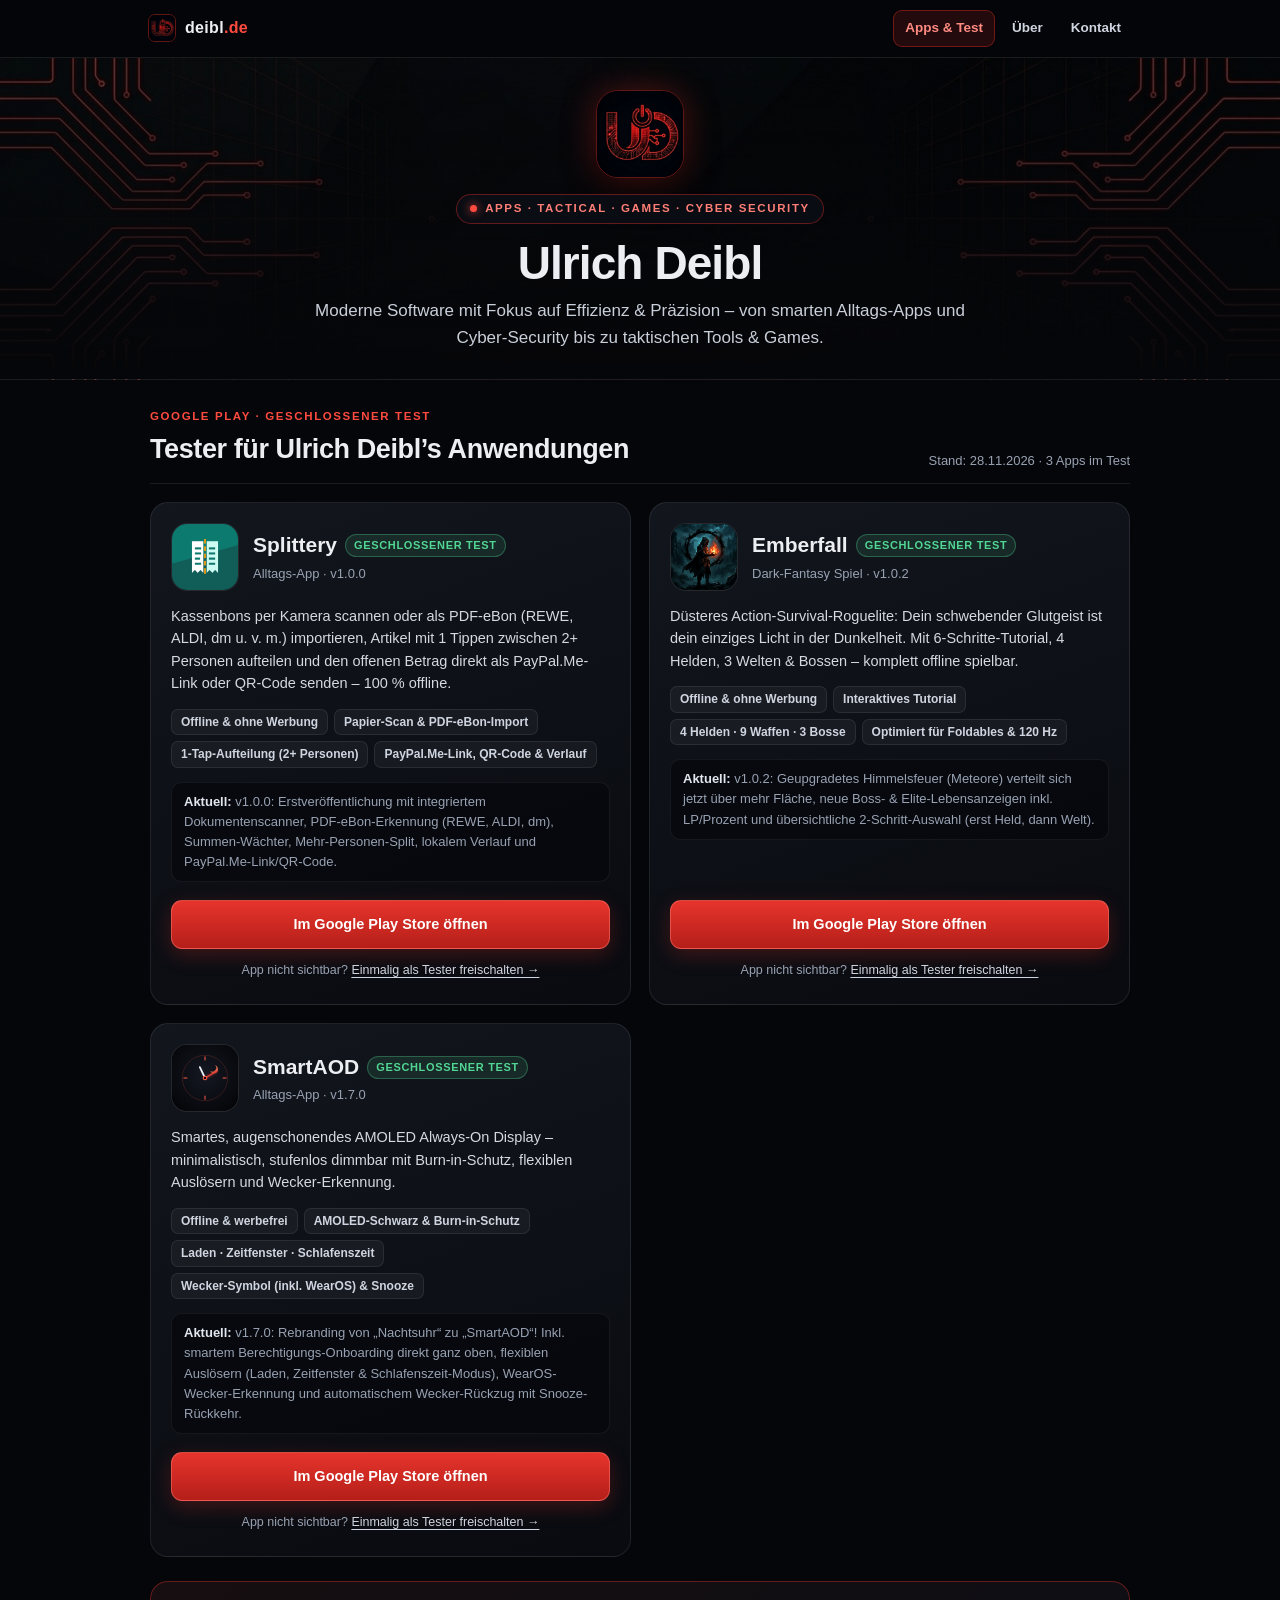
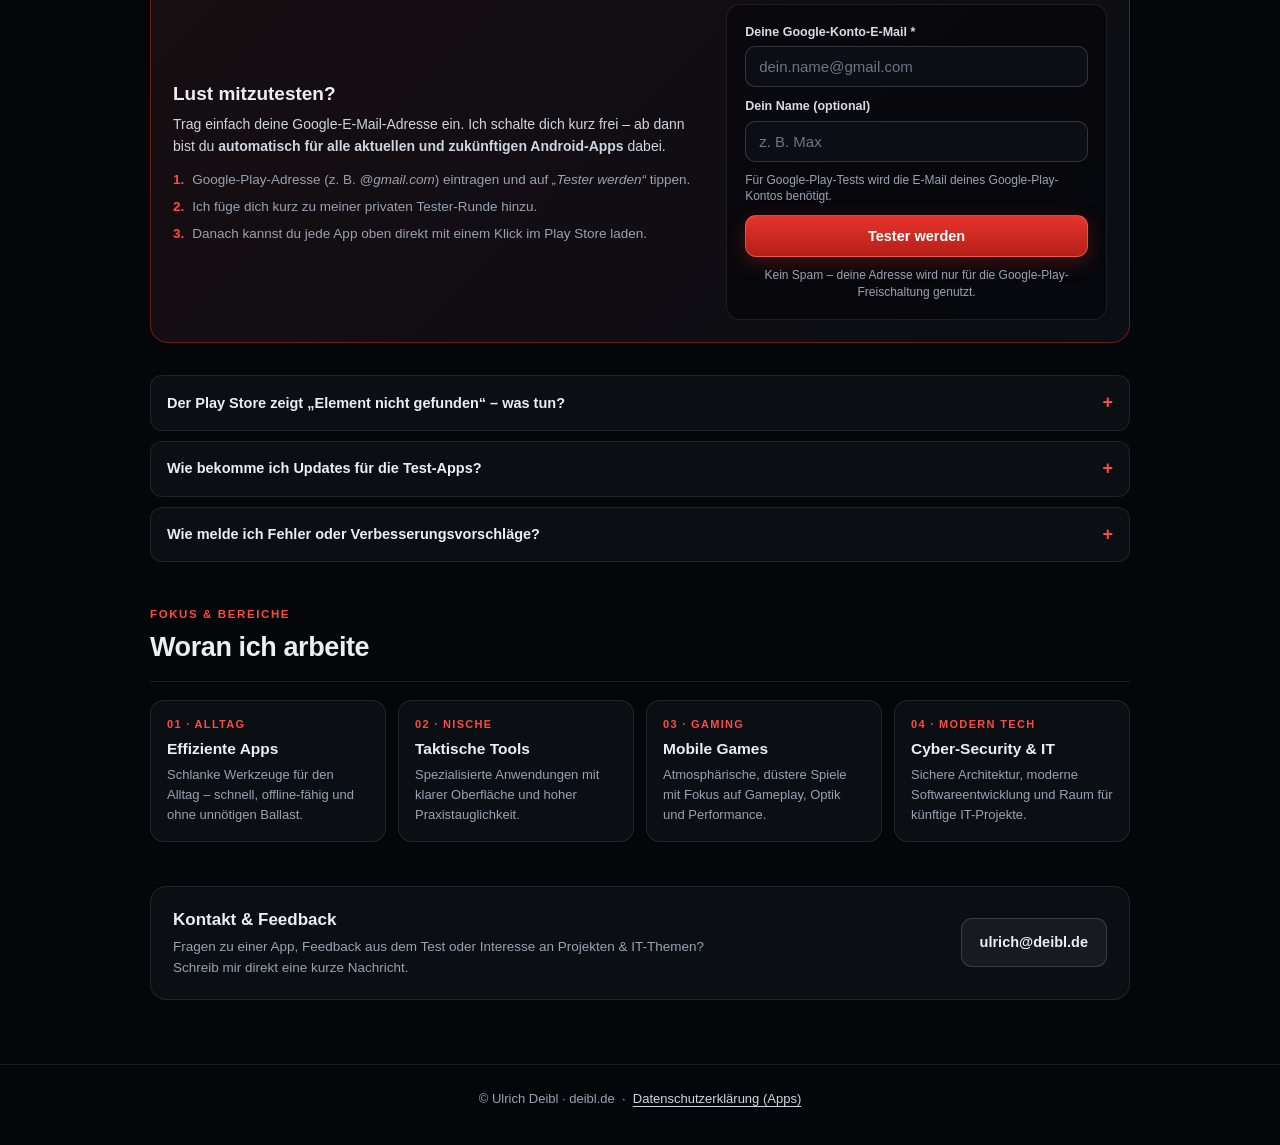
<file: index.html>
<!doctype html>
<html lang="de">
<head>
  <meta charset="utf-8">
  <meta name="viewport" content="width=device-width, initial-scale=1">
  <title>Deibl IT</title>
  <meta name="description" content="Moderne Software mit Fokus auf Effizienz &amp; Präzision – von smarten Alltags-Apps und Cyber-Security bis zu taktischen Tools &amp; Games.">
  <link rel="canonical" href="https://deibl.de/">

  <!-- OpenGraph / WhatsApp & Social Vorschau -->
  <meta property="og:type" content="website">
  <meta property="og:site_name" content="Deibl IT">
  <meta property="og:url" content="https://deibl.de/">
  <meta property="og:title" content="Deibl IT">
  <meta property="og:description" content="Moderne Software mit Fokus auf Effizienz &amp; Präzision – Apps, taktische Tools, Cyber-Security &amp; Games.">
  <meta property="og:image" content="https://deibl.de/assets/og-banner.jpg">
  <meta property="og:image:width" content="1200">
  <meta property="og:image:height" content="630">
  <meta name="twitter:card" content="summary_large_image">
  <meta name="theme-color" content="#050609">

  <link rel="icon" type="image/png" href="assets/favicon.png">
  <link rel="stylesheet" href="style.css">
</head>
<body>
  <!-- Schlanke Sticky-Navigation -->
  <nav class="topbar" aria-label="Hauptnavigation">
    <div class="topbar-inner">
      <a class="nav-brand" href="#top">
        <img src="assets/ud-logo.png" alt="UD">
        <div>deibl<span>.de</span></div>
      </a>
      <div class="nav-links">
        <a href="#tester" class="nav-cta">Apps &amp; Test</a>
        <a href="#uebersicht">Über</a>
        <a href="#kontakt">Kontakt</a>
      </div>
    </div>
  </nav>

  <!-- Kompakter Hero -->
  <header id="top" class="hero">
    <div class="hero-inner hero-compact">
      <img class="brand-avatar" src="assets/ud-logo.png" alt="Ulrich Deibl Logo">
      <div class="kicker"><span class="dot"></span>Apps · Tactical · Games · Cyber Security</div>
      <h1>Ulrich Deibl</h1>
      <p class="claim">
        Moderne Software mit Fokus auf Effizienz &amp; Präzision – von smarten Alltags-Apps und Cyber-Security bis zu taktischen Tools &amp; Games.
      </p>
    </div>
  </header>

  <main class="wrap">
    <!-- Direkt im Fokus: Tester für Ulrich Deibl's Anwendungen -->
    <section id="tester">
      <div class="sec-head">
        <div>
          <div class="sec-kicker">Google Play · Geschlossener Test</div>
          <h2 class="sec-title">Tester für Ulrich Deibl’s Anwendungen</h2>
        </div>
        <div id="updated-meta" class="sec-meta"></div>
      </div>

      <!-- Dynamische App-Karten aus apps.json -->
      <div id="apps-grid" class="apps-grid" aria-live="polite">
        <noscript>
          <p>Bitte aktiviere JavaScript, um die aktuelle App-Übersicht zu laden.</p>
        </noscript>
      </div>

      <!-- Direkt auf deibl.de: Tester werden (sendet im Hintergrund an ulrich@deibl.de) -->
      <div id="tester-werden" class="apply-card">
        <div>
          <h3>Lust mitzutesten?</h3>
          <p>
            Trag einfach deine Google-E-Mail-Adresse ein. Ich schalte dich kurz frei – ab dann bist du <strong>automatisch für alle aktuellen und zukünftigen Android-Apps</strong> dabei.
          </p>
          <ul class="apply-steps">
            <li><b>1.</b><span>Google-Play-Adresse (z.&nbsp;B. <em>@gmail.com</em>) eintragen und auf <em>„Tester werden“</em> tippen.</span></li>
            <li><b>2.</b><span>Ich füge dich kurz zu meiner privaten Tester-Runde hinzu.</span></li>
            <li><b>3.</b><span>Danach kannst du jede App oben direkt mit einem Klick im Play Store laden.</span></li>
          </ul>
        </div>
        <div class="apply-cta">
          <form id="tester-form" class="tester-form" novalidate>
            <input type="text" name="_honey" style="display:none" tabindex="-1" autocomplete="off">
            <div>
              <label class="field-label" for="tester-email">Deine Google-Konto-E-Mail *</label>
              <input id="tester-email" class="field-input" type="email" inputmode="email" autocomplete="email" placeholder="dein.name@gmail.com" required>
            </div>
            <div>
              <label class="field-label" for="tester-name">Dein Name (optional)</label>
              <input id="tester-name" class="field-input" type="text" autocomplete="name" placeholder="z. B. Max">
            </div>
            <div id="email-hint" class="field-hint">
              Für Google-Play-Tests wird die E-Mail deines Google-Play-Kontos benötigt.
            </div>
            <button id="tester-submit" type="submit" class="btn btn-primary btn-full">
              Tester werden
            </button>
            <div id="form-status" class="form-status" role="status" aria-live="polite"></div>
          </form>
          <div class="google-note">
            Kein Spam – deine Adresse wird nur für die Google-Play-Freischaltung genutzt.
          </div>
        </div>
      </div>

      <!-- Kurze Hilfe für Anfänger -->
      <div class="faq">
        <details>
          <summary>Der Play Store zeigt „Element nicht gefunden“ – was tun?</summary>
          <p>
            Tippe bei der jeweiligen App unter dem roten Button kurz auf <em>„Einmalig als Tester freischalten“</em> und bestätige im Browser.
            Achte dabei darauf, dass im Browser dasselbe Google-Konto aktiv ist wie in deiner Play-Store-App (und dass dein Konto bereits für meine Tester-Runde freigeschaltet ist).
          </p>
        </details>
        <details>
          <summary>Wie bekomme ich Updates für die Test-Apps?</summary>
          <p>
            Ganz automatisch über den Google Play Store – genau wie bei normalen Apps. Bei neuen Apps oder größeren Updates schicke ich eine kurze Info mit dem Link zu <strong>deibl.de</strong>.
          </p>
        </details>
        <details>
          <summary>Wie melde ich Fehler oder Verbesserungsvorschläge?</summary>
          <p>
            Schreib mir einfach kurz per E-Mail an <a href="mailto:ulrich@deibl.de" style="text-decoration:underline;color:#eceef2">ulrich@deibl.de</a> oder direkt per WhatsApp – gern mit Modell deines Smartphones oder einem kurzen Screenshot.
          </p>
        </details>
      </div>
    </section>

    <!-- Übersicht / Schwerpunkte (offen für künftige IT-Services & Projekte) -->
    <section id="uebersicht" style="margin-bottom:44px">
      <div class="sec-head">
        <div>
          <div class="sec-kicker">Fokus &amp; Bereiche</div>
          <h2 class="sec-title">Woran ich arbeite</h2>
        </div>
      </div>
      <div class="pillars" style="margin-bottom:0">
        <div class="pillar">
          <div class="pillar-tag">01 · Alltag</div>
          <b>Effiziente Apps</b>
          <p>Schlanke Werkzeuge für den Alltag – schnell, offline-fähig und ohne unnötigen Ballast.</p>
        </div>
        <div class="pillar">
          <div class="pillar-tag">02 · Nische</div>
          <b>Taktische Tools</b>
          <p>Spezialisierte Anwendungen mit klarer Oberfläche und hoher Praxistauglichkeit.</p>
        </div>
        <div class="pillar">
          <div class="pillar-tag">03 · Gaming</div>
          <b>Mobile Games</b>
          <p>Atmosphärische, düstere Spiele mit Fokus auf Gameplay, Optik und Performance.</p>
        </div>
        <div class="pillar">
          <div class="pillar-tag">04 · Modern Tech</div>
          <b>Cyber-Security &amp; IT</b>
          <p>Sichere Architektur, moderne Softwareentwicklung und Raum für künftige IT-Projekte.</p>
        </div>
      </div>
    </section>

    <!-- Kontakt -->
    <section id="kontakt">
      <div class="contact-card">
        <div>
          <h3>Kontakt &amp; Feedback</h3>
          <p>Fragen zu einer App, Feedback aus dem Test oder Interesse an Projekten &amp; IT-Themen? Schreib mir direkt eine kurze Nachricht.</p>
        </div>
        <a class="btn btn-secondary" href="mailto:ulrich@deibl.de">ulrich@deibl.de</a>
      </div>
    </section>
  </main>

  <footer>
    <div>
      © Ulrich Deibl · deibl.de &nbsp;·&nbsp;
      <a href="https://gist.github.com/udeibl/8194c573f783787837c752080c3bc37a" target="_blank" rel="noopener">Datenschutzerklärung (Apps)</a>
    </div>
  </footer>

  <!-- Smarter 1x-Kurzcheck für geschlossene Test-Apps -->
  <div id="gate-modal" class="gate-modal" role="dialog" aria-modal="true" aria-labelledby="gate-title">
    <div class="gate-card">
      <div class="gate-head">
        <h3 id="gate-title" class="gate-title">Geschlossener Test</h3>
        <button id="gate-close" class="gate-close" type="button" aria-label="Schließen">✕</button>
      </div>
      <p id="gate-desc" class="gate-desc"></p>
      <div class="gate-actions">
        <a id="gate-yes" class="btn btn-primary btn-full" href="#" target="_blank" rel="noopener">
          Ja, direkt zum Google Play Store
        </a>
        <button id="gate-no" class="btn btn-secondary btn-full" type="button">
          Noch nicht → Jetzt Tester werden
        </button>
      </div>
      <p class="gate-note">Deine Antwort merken wir uns auf diesem Gerät – beim nächsten Mal geht’s direkt weiter.</p>
    </div>
  </div>

  <script>
    const TESTER_STORAGE_KEY = 'deibl_tester_v1';
    function isKnownTester() {
      try { return localStorage.getItem(TESTER_STORAGE_KEY) === '1'; } catch (_) { return false; }
    }
    function setKnownTester() {
      try { localStorage.setItem(TESTER_STORAGE_KEY, '1'); } catch (_) { /* */ }
    }
    // Falls Link mit ?t=1 (z. B. aus Freischaltungs-Mail) geöffnet wird: direkt merken & URL sauber halten
    (function checkTesterParam() {
      const p = new URLSearchParams(location.search);
      if (p.get('t') === '1') {
        setKnownTester();
        if (history.replaceState) {
          p.delete('t');
          const clean = location.pathname + (p.toString() ? '?' + p.toString() : '') + location.hash;
          history.replaceState(null, '', clean);
        }
      }
    })();

    const Gate = (function initGate() {
      const modal = document.getElementById('gate-modal');
      const title = document.getElementById('gate-title');
      const desc = document.getElementById('gate-desc');
      const yesBtn = document.getElementById('gate-yes');
      const noBtn = document.getElementById('gate-no');
      const closeBtn = document.getElementById('gate-close');

      function close() { modal.classList.remove('open'); }
      function open(app) {
        title.textContent = `${app.name} testen`;
        desc.innerHTML = `<strong>${app.name}</strong> befindet sich aktuell im geschlossenen Google-Play-Test. Bist du schon für meine Tester-Runde freigeschaltet?`;
        yesBtn.href = app.storeUrl;
        modal.classList.add('open');
      }

      yesBtn.addEventListener('click', () => {
        setKnownTester();
        close();
      });
      noBtn.addEventListener('click', () => {
        close();
        const box = document.getElementById('tester-werden');
        const email = document.getElementById('tester-email');
        if (box) box.scrollIntoView({ behavior: 'smooth', block: 'center' });
        setTimeout(() => {
          if (email) {
            email.focus({ preventScroll: true });
            email.classList.remove('pulse');
            void email.offsetWidth;
            email.classList.add('pulse');
          }
        }, 420);
      });
      closeBtn.addEventListener('click', close);
      modal.addEventListener('click', (e) => { if (e.target === modal) close(); });
      window.addEventListener('keydown', (e) => { if (e.key === 'Escape' && modal.classList.contains('open')) close(); });

      return { open, close };
    })();

    (async function loadCatalog() {
      const grid = document.getElementById('apps-grid');
      const meta = document.getElementById('updated-meta');
      try {
        const res = await fetch('apps.json?v=' + Math.floor(Date.now() / 60000));
        const data = await res.json();
        if (data.updatedAt && meta) {
          const [y, m, d] = data.updatedAt.split('-');
          meta.textContent = `Stand: ${d}.${m}.${y} · ${data.apps.length} Apps im Test`;
        }
        grid.innerHTML = '';
        data.apps.forEach((app) => {
          const card = document.createElement('article');
          card.className = 'app-card';
          const tags = (app.highlights || []).map((t) => `<span class="tag">${t}</span>`).join('');
          const whatsNew = app.whatsNew
            ? `<div class="whats-new"><b>Aktuell:</b> ${app.whatsNew}</div>`
            : '';
          const verTxt = app.version ? ` · ${app.version === 'Beta' ? 'Beta' : 'v' + app.version}` : '';
          card.innerHTML = `
            <div class="app-top">
              <img class="app-icon" src="${app.icon}" alt="${app.name} Icon" loading="lazy">
              <div class="app-head">
                <div class="app-name-row">
                  <h3 class="app-name">${app.name}</h3>
                  <span class="status-pill">${app.status}</span>
                </div>
                <div class="app-meta">${app.category}${verTxt}</div>
              </div>
            </div>
            <p class="app-desc">${app.summary}</p>
            <div class="tags">${tags}</div>
            ${whatsNew}
            <div class="app-actions">
              <a class="btn btn-primary btn-full js-store-btn" href="${app.storeUrl}" target="_blank" rel="noopener">
                Im Google Play Store öffnen
              </a>
              <a class="fallback-link" href="${app.optInUrl}" target="_blank" rel="noopener">
                App nicht sichtbar? <span>Einmalig als Tester freischalten&nbsp;→</span>
              </a>
            </div>
          `;
          const storeBtn = card.querySelector('.js-store-btn');
          if (!app.public && storeBtn) {
            storeBtn.addEventListener('click', (e) => {
              if (!isKnownTester()) {
                e.preventDefault();
                Gate.open(app);
              }
            });
          }
          grid.appendChild(card);
        });
      } catch (err) {
        grid.innerHTML = '<p style="color:#ff7a72">App-Liste konnte nicht geladen werden. Bitte Seite neu laden.</p>';
      }
    })();

    (function initTesterForm() {
      const form = document.getElementById('tester-form');
      const emailEl = document.getElementById('tester-email');
      const nameEl = document.getElementById('tester-name');
      const hintEl = document.getElementById('email-hint');
      const btn = document.getElementById('tester-submit');
      const status = document.getElementById('form-status');
      if (!form) return;

      const isEmail = (v) => /^[^\s@]+@[^\s@]+\.[^\s@]+$/.test(v);
      const isGoogleMail = (v) => /@(gmail\.com|googlemail\.com)$/i.test(v);

      emailEl.addEventListener('input', () => {
        const val = emailEl.value.trim();
        status.className = 'form-status';
        status.textContent = '';
        if (!val) {
          hintEl.className = 'field-hint';
          hintEl.textContent = 'Für Google-Play-Tests wird die E-Mail deines Google-Play-Kontos benötigt.';
        } else if (isEmail(val) && !isGoogleMail(val)) {
          hintEl.className = 'field-hint warn';
          hintEl.textContent = 'Hinweis: Das ist keine @gmail.com-Adresse. Falls dein Google-Play-Konto trotzdem unter dieser Adresse läuft, kannst du sie natürlich absenden.';
        } else {
          hintEl.className = 'field-hint';
          hintEl.textContent = 'Passt – diese Adresse wird für den Google Play Store freigeschaltet.';
        }
      });

      form.addEventListener('submit', async (e) => {
        e.preventDefault();
        const email = emailEl.value.trim();
        const name = nameEl.value.trim();
        if (!isEmail(email)) {
          hintEl.className = 'field-hint err';
          hintEl.textContent = 'Bitte gib eine gültige Google-E-Mail-Adresse ein.';
          emailEl.focus();
          return;
        }
        btn.disabled = true;
        btn.textContent = 'Wird gesendet …';
        status.className = 'form-status';

        try {
          const copyUrl = 'https://deibl.de/copy.html?e=' + encodeURIComponent(email) + (name ? '&n=' + encodeURIComponent(name) : '');
          const res = await fetch('https://formsubmit.co/ajax/ulrich@deibl.de', {
            method: 'POST',
            headers: { 'Content-Type': 'application/json', 'Accept': 'application/json' },
            body: JSON.stringify({
              _subject: 'Neue Tester-Anfrage auf deibl.de: ' + email,
              _captcha: 'false',
              _template: 'table',
              Google_Konto: email,
              Name: name || '(nicht angegeben)',
              Ein_Klick_Kopieren_und_Antworten: copyUrl,
              Play_Console_Tester_Liste: 'https://play.google.com/console/u/0/developers/7298078894859134358/email-lists/5773356498242418195/update-email-list',
            }),
          });
          const data = await res.json().catch(() => ({}));
          if (!res.ok || data.success === 'false') throw new Error('send failed');
          status.className = 'form-status ok';
          status.innerHTML = '<strong>Anfrage erhalten!</strong> Ich schalte dich kurz frei – sobald du dabei bist, kannst du oben jede App direkt im Google Play Store laden.';
          form.reset();
          hintEl.className = 'field-hint';
          hintEl.textContent = 'Für Google-Play-Tests wird die E-Mail deines Google-Play-Kontos benötigt.';
        } catch (err) {
          status.className = 'form-status err';
          status.innerHTML = 'Klappte gerade leider nicht automatisch. Schreib mir einfach kurz direkt an <a href="mailto:ulrich@deibl.de?subject=Tester%20werden&body=Bitte%20schalte%20mein%20Google-Konto%20frei:%20' + encodeURIComponent(email) + '" style="text-decoration:underline;color:#fff">ulrich@deibl.de</a>.';
        } finally {
          btn.disabled = false;
          btn.textContent = 'Tester werden';
        }
      });
    })();
  </script>
</body>
</html>
</file>
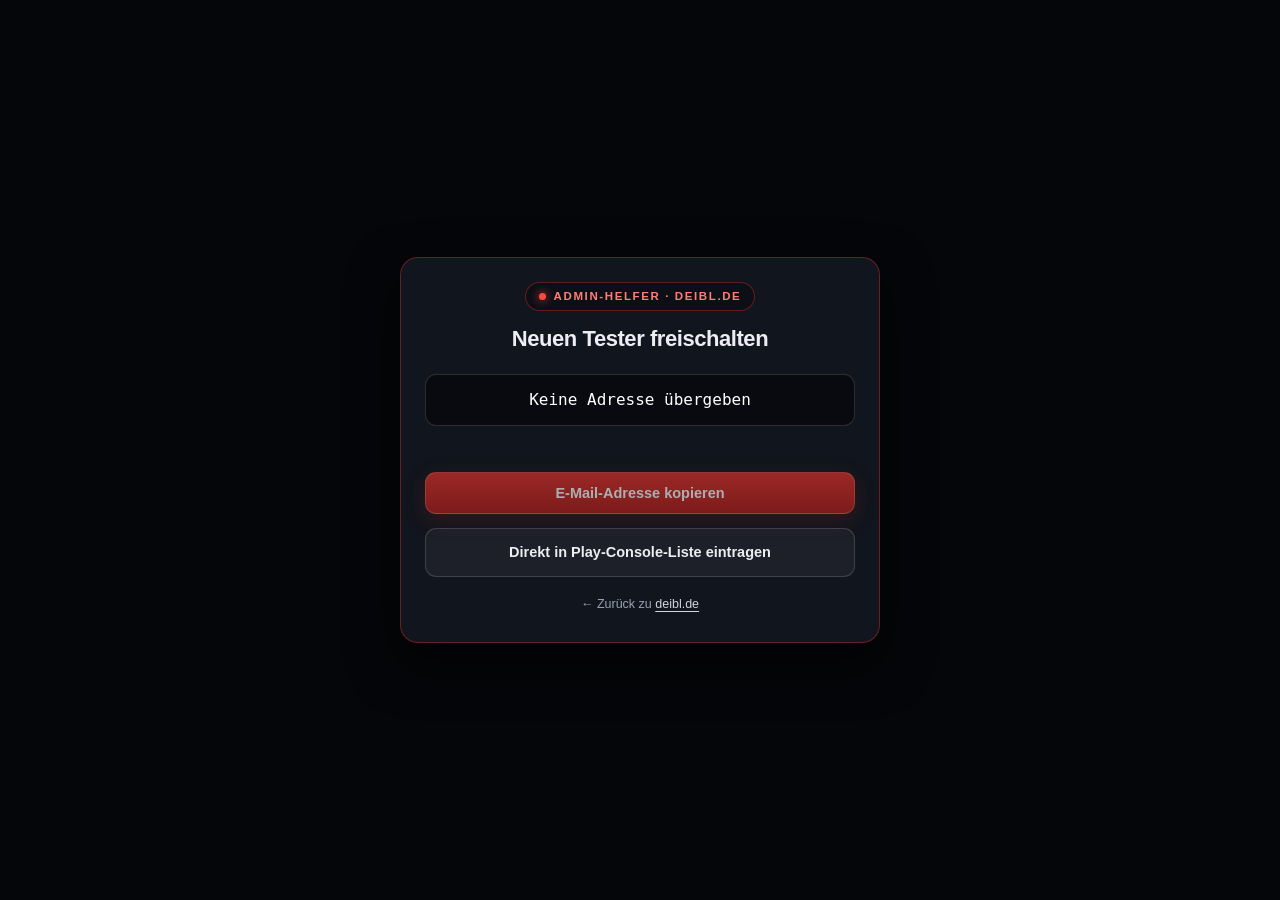
<file: copy.html>
<!doctype html>
<html lang="de">
<head>
  <meta charset="utf-8">
  <meta name="viewport" content="width=device-width, initial-scale=1">
  <meta name="robots" content="noindex, nofollow">
  <title>Tester freischalten – deibl.de</title>
  <link rel="icon" type="image/png" href="assets/favicon.png">
  <link rel="stylesheet" href="style.css">
  <style>
    .helper-wrap {
      min-height: 100vh;
      display: flex;
      align-items: center;
      justify-content: center;
      padding: 24px 16px;
    }
    .helper-card {
      width: 100%;
      max-width: 480px;
      background: var(--surface-2);
      border: 1px solid var(--border-red);
      border-radius: 18px;
      padding: 24px;
      display: flex;
      flex-direction: column;
      gap: 14px;
      box-shadow: 0 20px 50px rgba(0, 0, 0, 0.7);
    }
    .helper-card h1 {
      font-size: 22px;
      margin: 0;
    }
    .email-box {
      padding: 13px 15px;
      border-radius: 11px;
      background: #080a0f;
      border: 1px solid rgba(255, 255, 255, 0.14);
      font-family: ui-monospace, SFMono-Regular, Menlo, monospace;
      font-size: 16px;
      color: #fff;
      word-break: break-all;
      text-align: center;
      user-select: all;
      -webkit-user-select: all;
    }
    .copy-ok {
      text-align: center;
      font-size: 13px;
      color: var(--good);
      min-height: 18px;
    }
    .helper-meta {
      font-size: 13.5px;
      color: var(--muted);
      text-align: center;
      margin-top: -6px;
    }
  </style>
</head>
<body>
  <main class="helper-wrap">
    <div class="helper-card">
      <div class="kicker" style="margin:0 auto 2px"><span class="dot"></span>Admin-Helfer · deibl.de</div>
      <h1 style="text-align:center">Neuen Tester freischalten</h1>
      <div id="h-name" class="helper-meta"></div>
      <div id="h-email" class="email-box">—</div>
      <div id="h-status" class="copy-ok"></div>

      <button id="btn-copy" class="btn btn-primary btn-full" type="button">
        E-Mail-Adresse kopieren
      </button>
      <a class="btn btn-secondary btn-full" href="https://play.google.com/console/u/0/developers/7298078894859134358/email-lists/5773356498242418195/update-email-list" target="_blank" rel="noopener">
        Direkt in Play-Console-Liste eintragen
      </a>
      <a id="btn-reply" class="btn btn-secondary btn-full" href="#">
        Freischaltungs-Mail an Tester senden
      </a>
      <a class="fallback-link" href="https://deibl.de">← Zurück zu <span>deibl.de</span></a>
    </div>
  </main>

  <script>
    (function () {
      const params = new URLSearchParams(location.search);
      const email = (params.get('e') || '').trim();
      const name = (params.get('n') || '').trim();
      const emailEl = document.getElementById('h-email');
      const nameEl = document.getElementById('h-name');
      const statusEl = document.getElementById('h-status');
      const copyBtn = document.getElementById('btn-copy');
      const replyBtn = document.getElementById('btn-reply');

      if (!email) {
        emailEl.textContent = 'Keine Adresse übergeben';
        copyBtn.disabled = true;
        replyBtn.style.display = 'none';
        return;
      }

      emailEl.textContent = email;
      if (name && name !== '(nicht angegeben)') {
        nameEl.textContent = 'Anfrage von: ' + name;
      }

      const greet = (name && name !== '(nicht angegeben)') ? `Hallo ${name},` : 'Hallo,';
      const subject = 'Du bist als Tester für meine Android-Apps freigeschaltet!';
      const body =
        `${greet}\n\n` +
        `ich habe dein Google-Konto (${email}) gerade für meine Android-Test-Apps freigeschaltet.\n\n` +
        `Alle aktuellen Apps findest du ab sofort direkt auf meiner Seite:\n` +
        `https://deibl.de?t=1\n\n` +
        `Dort kannst du jede App mit einem Klick direkt im Google Play Store öffnen und installieren. Zukünftige Updates kommen dann automatisch.\n\n` +
        `Viel Spaß beim Ausprobieren – meld dich gern, falls dir etwas auffällt!\n\n` +
        `Viele Grüße\nU.D.`;
      replyBtn.href = `mailto:${encodeURIComponent(email)}?subject=${encodeURIComponent(subject)}&body=${encodeURIComponent(body)}`;

      async function doCopy() {
        try {
          await navigator.clipboard.writeText(email);
          statusEl.textContent = '✓ In die Zwischenablage kopiert!';
          copyBtn.textContent = '✓ Kopiert! Nochmal kopieren';
        } catch (err) {
          // Fallback über Auswahl
          const range = document.createRange();
          range.selectNodeContents(emailEl);
          const sel = window.getSelection();
          sel.removeAllRanges();
          sel.addRange(range);
          document.execCommand('copy');
          statusEl.textContent = '✓ Adresse markiert / kopiert!';
        }
      }

      copyBtn.addEventListener('click', doCopy);
      // Versucht beim Öffnen automatisch zu kopieren (klappt in vielen Browsern direkt)
      if (navigator.clipboard && navigator.clipboard.writeText) {
        navigator.clipboard.writeText(email).then(() => {
          statusEl.textContent = '✓ Automatisch in die Zwischenablage kopiert!';
        }).catch(() => {});
      }
    })();
  </script>
</body>
</html>
</file>
<file: style.css>
:root {
  --bg: #050609;
  --surface: rgba(13, 16, 22, 0.9);
  --surface-2: rgba(19, 23, 31, 0.94);
  --border: rgba(255, 255, 255, 0.085);
  --border-red: rgba(224, 46, 38, 0.42);
  --red: #e02e26;
  --red-hi: #ff4a40;
  --red-soft: rgba(224, 46, 38, 0.14);
  --text: #eceef2;
  --muted: #98a2b2;
  --good: #52d694;
}

* { box-sizing: border-box; }
html { scroll-behavior: smooth; }

html, body {
  margin: 0;
  padding: 0;
  background: var(--bg);
  color: var(--text);
  font-family: -apple-system, BlinkMacSystemFont, "Segoe UI", Roboto, "Helvetica Neue", Arial, sans-serif;
  line-height: 1.55;
  -webkit-font-smoothing: antialiased;
}

a { color: inherit; text-decoration: none; }

/* ============ Sticky Navigation ============ */
.topbar {
  position: sticky;
  top: 0;
  z-index: 40;
  background: rgba(5, 6, 9, 0.86);
  backdrop-filter: blur(10px);
  -webkit-backdrop-filter: blur(10px);
  border-bottom: 1px solid var(--border);
}
.topbar-inner {
  max-width: 1020px;
  margin: 0 auto;
  padding: 10px 18px;
  display: flex;
  align-items: center;
  justify-content: space-between;
  gap: 12px;
}
.nav-brand {
  display: inline-flex;
  align-items: center;
  gap: 9px;
  font-weight: 800;
  font-size: 16px;
  letter-spacing: 0.02em;
}
.nav-brand img {
  width: 28px;
  height: 28px;
  border-radius: 7px;
  border: 1px solid var(--border-red);
}
.nav-brand span { color: var(--red-hi); }

.nav-links {
  display: flex;
  align-items: center;
  gap: 6px;
}
.nav-links a {
  padding: 7px 11px;
  border-radius: 9px;
  font-size: 13.5px;
  font-weight: 600;
  color: #cfd5e0;
  transition: background 0.15s ease, color 0.15s ease;
  white-space: nowrap;
}
.nav-links a:hover {
  background: rgba(255, 255, 255, 0.06);
  color: #fff;
}
.nav-links a.nav-cta {
  background: var(--red-soft);
  border: 1px solid var(--border-red);
  color: #ff8a82;
}
.nav-links a.nav-cta:hover {
  background: rgba(224, 46, 38, 0.24);
  color: #fff;
}
@media (max-width: 480px) {
  .topbar-inner { padding: 9px 12px; }
  .nav-links a { padding: 6px 8px; font-size: 12.5px; }
}

/* ============ Hero ============ */
.hero {
  position: relative;
  overflow: hidden;
  border-bottom: 1px solid var(--border);
  background:
    linear-gradient(180deg, rgba(5, 6, 9, 0.35) 0%, rgba(5, 6, 9, 0.82) 70%, #050609 100%),
    url('assets/hero-bg.jpg') center center / cover no-repeat;
}
.hero-inner {
  max-width: 1020px;
  margin: 0 auto;
  padding: 48px 20px 44px;
  display: flex;
  flex-direction: column;
  align-items: center;
  text-align: center;
}
.hero-inner.hero-compact {
  padding: 32px 20px 28px;
}
.hero-compact .claim {
  margin-bottom: 0;
}
.brand-avatar {
  width: 88px;
  height: 88px;
  border-radius: 22px;
  border: 1.5px solid var(--border-red);
  box-shadow: 0 0 34px rgba(224, 46, 38, 0.34), 0 14px 32px rgba(0, 0, 0, 0.72);
  margin-bottom: 16px;
}
.kicker {
  display: inline-flex;
  align-items: center;
  gap: 8px;
  padding: 5px 13px;
  border-radius: 999px;
  background: rgba(12, 15, 22, 0.86);
  border: 1px solid var(--border-red);
  color: #ff7e76;
  font-size: 11.5px;
  font-weight: 700;
  letter-spacing: 0.14em;
  text-transform: uppercase;
  margin-bottom: 14px;
}
@media (max-width: 480px) {
  .kicker { font-size: 10px; letter-spacing: 0.08em; padding: 5px 10px; }
}
.kicker .dot {
  width: 7px;
  height: 7px;
  border-radius: 50%;
  background: var(--red-hi);
  box-shadow: 0 0 10px var(--red-hi);
}
h1 {
  margin: 0 0 10px;
  font-size: clamp(30px, 5.2vw, 46px);
  font-weight: 800;
  letter-spacing: -0.02em;
  line-height: 1.1;
}
.claim {
  margin: 0 0 24px;
  max-width: 650px;
  color: #c9cfd9;
  font-size: clamp(15px, 2.2vw, 17px);
}
.hero-btns {
  display: flex;
  gap: 10px;
  flex-wrap: wrap;
  justify-content: center;
}

/* ============ Container & Sektionen ============ */
.wrap {
  max-width: 1020px;
  margin: 0 auto;
  padding: 28px 20px 64px;
}
section[id] { scroll-margin-top: 68px; }

.pillars {
  display: grid;
  grid-template-columns: repeat(4, 1fr);
  gap: 12px;
  margin-bottom: 44px;
}
@media (max-width: 820px) { .pillars { grid-template-columns: repeat(2, 1fr); } }
@media (max-width: 440px) { .pillars { grid-template-columns: 1fr; } }

.pillar {
  background: var(--surface);
  border: 1px solid var(--border);
  border-radius: 14px;
  padding: 15px 16px;
}
.pillar-tag {
  font-size: 11px;
  font-weight: 700;
  letter-spacing: 0.12em;
  text-transform: uppercase;
  color: var(--red-hi);
  margin-bottom: 4px;
}
.pillar b {
  display: block;
  font-size: 15.5px;
  margin-bottom: 4px;
}
.pillar p {
  margin: 0;
  font-size: 13px;
  color: var(--muted);
}

.sec-head {
  display: flex;
  align-items: flex-end;
  justify-content: space-between;
  gap: 12px;
  margin: 0 0 18px;
  flex-wrap: wrap;
  border-bottom: 1px solid var(--border);
  padding-bottom: 12px;
}
.sec-kicker {
  font-size: 11.5px;
  font-weight: 700;
  letter-spacing: 0.14em;
  text-transform: uppercase;
  color: var(--red-hi);
  margin-bottom: 3px;
}
.sec-title {
  margin: 0;
  font-size: clamp(21px, 3.2vw, 27px);
  font-weight: 800;
  letter-spacing: -0.015em;
}
.sec-meta {
  font-size: 13px;
  color: var(--muted);
}

/* ============ App-Karten ============ */
.apps-grid {
  display: grid;
  grid-template-columns: repeat(2, 1fr);
  gap: 18px;
  margin-bottom: 24px;
}
@media (max-width: 780px) { .apps-grid { grid-template-columns: 1fr; } }

.app-card {
  background: linear-gradient(160deg, var(--surface-2) 0%, rgba(9, 11, 16, 0.97) 100%);
  border: 1px solid var(--border);
  border-radius: 18px;
  padding: 20px;
  display: flex;
  flex-direction: column;
  gap: 14px;
  transition: border-color 0.2s ease, transform 0.2s ease;
}
.app-card:hover {
  border-color: var(--border-red);
  transform: translateY(-2px);
}
.app-top { display: flex; gap: 14px; align-items: center; }
.app-icon {
  width: 68px;
  height: 68px;
  border-radius: 16px;
  border: 1px solid rgba(255, 255, 255, 0.12);
  object-fit: cover;
  flex-shrink: 0;
  background: #080a0f;
}
.app-head { flex: 1; min-width: 0; }
.app-name-row { display: flex; align-items: center; gap: 8px; flex-wrap: wrap; }
.app-name { margin: 0; font-size: 21px; font-weight: 800; }
.status-pill {
  font-size: 11px;
  font-weight: 700;
  letter-spacing: 0.06em;
  text-transform: uppercase;
  padding: 2px 8px;
  border-radius: 999px;
  background: rgba(82, 214, 148, 0.12);
  color: var(--good);
  border: 1px solid rgba(82, 214, 148, 0.32);
}
.app-meta { font-size: 13px; color: var(--muted); margin-top: 2px; }
.app-desc { margin: 0; font-size: 14.5px; color: #d4d9e2; }

.tags { display: flex; flex-wrap: wrap; gap: 6px; }
.tag {
  font-size: 12px;
  font-weight: 600;
  color: #cfd5e0;
  background: rgba(255, 255, 255, 0.045);
  border: 1px solid rgba(255, 255, 255, 0.08);
  padding: 3px 9px;
  border-radius: 7px;
}

.whats-new {
  font-size: 13px;
  color: var(--muted);
  background: rgba(5, 7, 11, 0.65);
  border: 1px solid rgba(255, 255, 255, 0.06);
  border-radius: 10px;
  padding: 9px 12px;
}
.whats-new b { color: #e2e6ee; }

.app-actions {
  margin-top: auto;
  display: flex;
  flex-direction: column;
  gap: 8px;
  padding-top: 4px;
}
.fallback-link {
  text-align: center;
  font-size: 12.5px;
  color: var(--muted);
  padding: 4px 6px;
  transition: color 0.15s ease;
}
.fallback-link span {
  color: #cfd5e0;
  text-decoration: underline;
  text-underline-offset: 3px;
}
.fallback-link:hover span { color: var(--red-hi); }

/* ============ Buttons ============ */
.btn {
  display: inline-flex;
  align-items: center;
  justify-content: center;
  gap: 8px;
  padding: 12px 18px;
  border-radius: 11px;
  font-size: 14.5px;
  font-weight: 700;
  cursor: pointer;
  transition: transform 0.12s ease, background 0.15s ease, border-color 0.15s ease;
  text-align: center;
}
.btn:active { transform: scale(0.98); }
.btn-full { width: 100%; }

.btn-primary {
  background: linear-gradient(180deg, #e6342c 0%, #b51f19 100%);
  border: 1px solid rgba(255, 130, 120, 0.45);
  color: #fff;
  box-shadow: 0 6px 20px rgba(224, 46, 38, 0.25);
}
.btn-primary:hover { background: linear-gradient(180deg, #f23d35 0%, #c6241d 100%); }

.btn-secondary {
  background: rgba(255, 255, 255, 0.05);
  border: 1px solid rgba(255, 255, 255, 0.15);
  color: var(--text);
}
.btn-secondary:hover {
  border-color: var(--border-red);
  background: rgba(224, 46, 38, 0.1);
}

/* ============ Bewerbungs-Box (Google Groups 1-Klick) ============ */
.apply-card {
  background: linear-gradient(135deg, rgba(24, 15, 18, 0.92) 0%, rgba(12, 15, 22, 0.95) 100%);
  border: 1px solid var(--border-red);
  border-radius: 18px;
  padding: 22px;
  margin-bottom: 32px;
  display: grid;
  grid-template-columns: 1.4fr 1fr;
  gap: 20px;
  align-items: center;
}
@media (max-width: 760px) { .apply-card { grid-template-columns: 1fr; } }

.apply-card h3 {
  margin: 0 0 6px;
  font-size: 19px;
  font-weight: 800;
}
.apply-card p {
  margin: 0 0 12px;
  font-size: 14px;
  color: #cfd5e0;
}
.apply-steps {
  margin: 0;
  padding: 0;
  list-style: none;
  display: flex;
  flex-direction: column;
  gap: 6px;
  font-size: 13.5px;
  color: var(--muted);
}
.apply-steps li { display: flex; gap: 8px; align-items: baseline; }
.apply-steps b { color: var(--red-hi); }

.apply-cta {
  background: rgba(5, 6, 9, 0.62);
  border: 1px solid var(--border);
  border-radius: 14px;
  padding: 18px;
  display: flex;
  flex-direction: column;
  gap: 10px;
}
.tester-form {
  display: flex;
  flex-direction: column;
  gap: 10px;
}
.field-label {
  display: block;
  font-size: 12.5px;
  font-weight: 700;
  color: #d6dce6;
  margin-bottom: 4px;
}
.field-input {
  width: 100%;
  padding: 11px 13px;
  border-radius: 10px;
  border: 1px solid rgba(255, 255, 255, 0.16);
  background: rgba(12, 15, 22, 0.95);
  color: #fff;
  font-family: inherit;
  font-size: 15px;
  outline: none;
  transition: border-color 0.15s ease, box-shadow 0.15s ease;
}
.field-input::placeholder { color: #6c7686; }
.field-input:focus {
  border-color: var(--red-hi);
  box-shadow: 0 0 0 3px rgba(224, 46, 38, 0.18);
}
.field-hint {
  font-size: 12px;
  color: var(--muted);
  line-height: 1.4;
}
.field-hint.warn { color: #ffad66; }
.field-hint.err { color: #ff7070; }
.form-status {
  display: none;
  padding: 12px 14px;
  border-radius: 10px;
  font-size: 13.5px;
  line-height: 1.45;
}
.form-status.ok {
  display: block;
  background: rgba(82, 214, 148, 0.12);
  border: 1px solid rgba(82, 214, 148, 0.38);
  color: #c8f7df;
}
.form-status.err {
  display: block;
  background: rgba(255, 74, 74, 0.12);
  border: 1px solid rgba(255, 74, 74, 0.38);
  color: #ffc2c2;
}
.btn:disabled { opacity: 0.65; cursor: wait; }
.google-note {
  font-size: 12px;
  color: var(--muted);
  line-height: 1.4;
  text-align: center;
}
.google-note strong { color: #e2e6ee; }
.google-note a {
  color: #cfd5e0;
  text-decoration: underline;
  text-underline-offset: 3px;
}
.google-note a:hover { color: var(--red-hi); }

/* ============ FAQ ============ */
.faq {
  display: flex;
  flex-direction: column;
  gap: 10px;
  margin-bottom: 44px;
}
details {
  background: var(--surface);
  border: 1px solid var(--border);
  border-radius: 12px;
  padding: 13px 16px;
}
summary {
  font-weight: 700;
  font-size: 14.5px;
  cursor: pointer;
  list-style: none;
  display: flex;
  justify-content: space-between;
  align-items: center;
  gap: 10px;
}
summary::-webkit-details-marker { display: none; }
summary::after { content: '+'; color: var(--red-hi); font-size: 18px; font-weight: 700; }
details[open] summary::after { content: '–'; }
details p { margin: 10px 0 0; font-size: 13.5px; color: var(--muted); }

/* ============ Kontakt-Box ============ */
.contact-card {
  background: var(--surface);
  border: 1px solid var(--border);
  border-radius: 16px;
  padding: 20px 22px;
  display: flex;
  align-items: center;
  justify-content: space-between;
  gap: 16px;
  flex-wrap: wrap;
}
.contact-card h3 { margin: 0 0 4px; font-size: 17px; }
.contact-card p { margin: 0; font-size: 13.5px; color: var(--muted); max-width: 560px; }

/* ============ Footer ============ */
footer {
  border-top: 1px solid var(--border);
  padding: 24px 20px 36px;
  text-align: center;
  color: var(--muted);
  font-size: 13px;
}
footer a {
  color: #cfd5e0;
  text-decoration: underline;
  text-underline-offset: 3px;
}
footer a:hover { color: var(--red-hi); }

/* ============ 1x Tester-Gate-Modal ============ */
.gate-modal {
  position: fixed;
  inset: 0;
  z-index: 80;
  display: none;
  align-items: center;
  justify-content: center;
  padding: 18px;
  background: rgba(3, 4, 8, 0.78);
  backdrop-filter: blur(8px);
  -webkit-backdrop-filter: blur(8px);
}
.gate-modal.open { display: flex; }

.gate-card {
  width: 100%;
  max-width: 430px;
  background: linear-gradient(165deg, rgba(22, 26, 35, 0.98) 0%, rgba(10, 12, 18, 0.99) 100%);
  border: 1px solid var(--border-red);
  border-radius: 18px;
  padding: 22px;
  box-shadow: 0 24px 64px rgba(0, 0, 0, 0.85), 0 0 36px rgba(224, 46, 38, 0.16);
  display: flex;
  flex-direction: column;
  gap: 14px;
  animation: gateIn 0.18s ease-out;
}
@keyframes gateIn {
  from { opacity: 0; transform: translateY(8px) scale(0.97); }
  to { opacity: 1; transform: translateY(0) scale(1); }
}
.gate-head {
  display: flex;
  align-items: flex-start;
  justify-content: space-between;
  gap: 12px;
}
.gate-title {
  margin: 0;
  font-size: 20px;
  font-weight: 800;
  line-height: 1.2;
}
.gate-close {
  width: 32px;
  height: 32px;
  border-radius: 9px;
  border: 1px solid var(--border);
  background: rgba(255, 255, 255, 0.05);
  color: var(--muted);
  font-size: 16px;
  cursor: pointer;
  flex-shrink: 0;
}
.gate-close:hover { color: #fff; border-color: var(--border-red); }
.gate-desc {
  margin: 0;
  font-size: 14.5px;
  color: #cfd5e0;
  line-height: 1.5;
}
.gate-actions {
  display: flex;
  flex-direction: column;
  gap: 9px;
  margin-top: 2px;
}
.gate-note {
  margin: 0;
  font-size: 12px;
  color: var(--muted);
  text-align: center;
}
.field-input.pulse {
  animation: inputPulse 0.9s ease;
}
@keyframes inputPulse {
  0% { box-shadow: 0 0 0 0 rgba(255, 74, 64, 0.65); border-color: var(--red-hi); }
  70% { box-shadow: 0 0 0 10px rgba(255, 74, 64, 0); border-color: var(--red-hi); }
  100% { box-shadow: 0 0 0 3px rgba(224, 46, 38, 0.18); }
}
</file>
